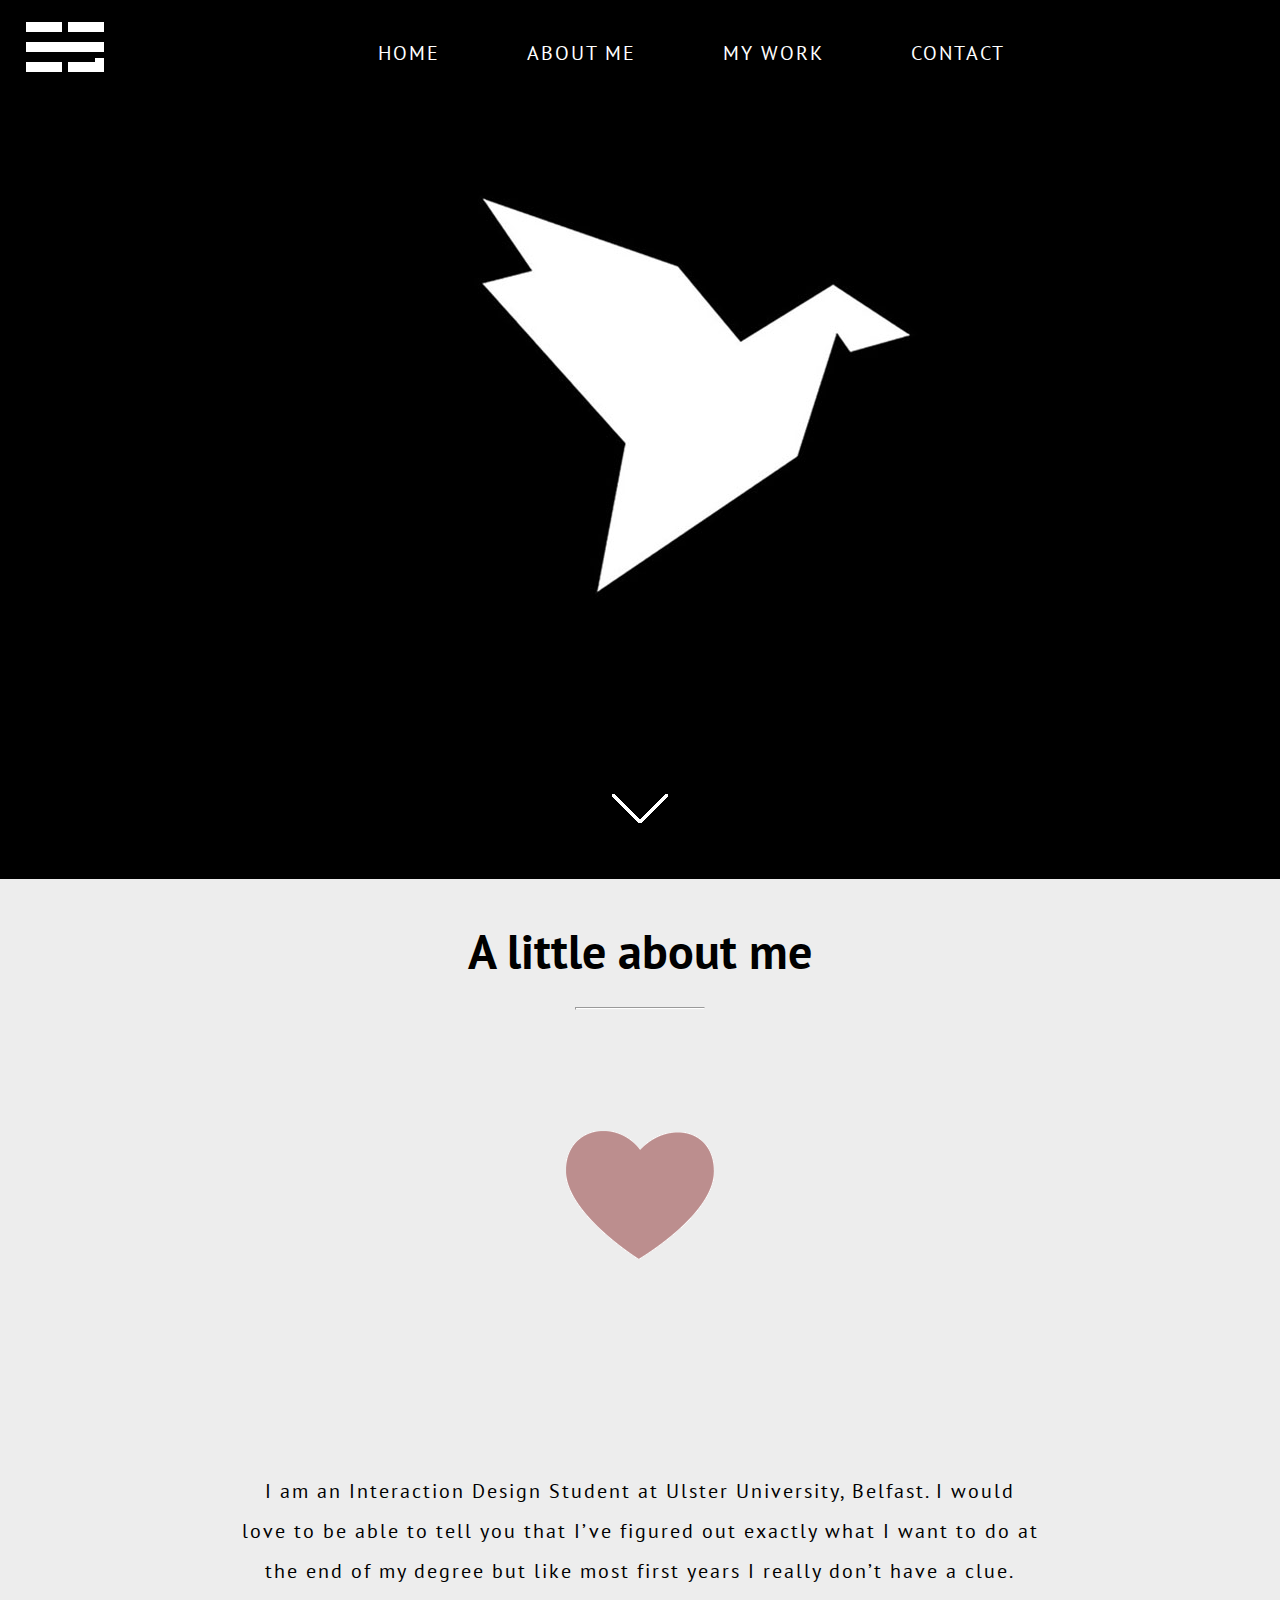
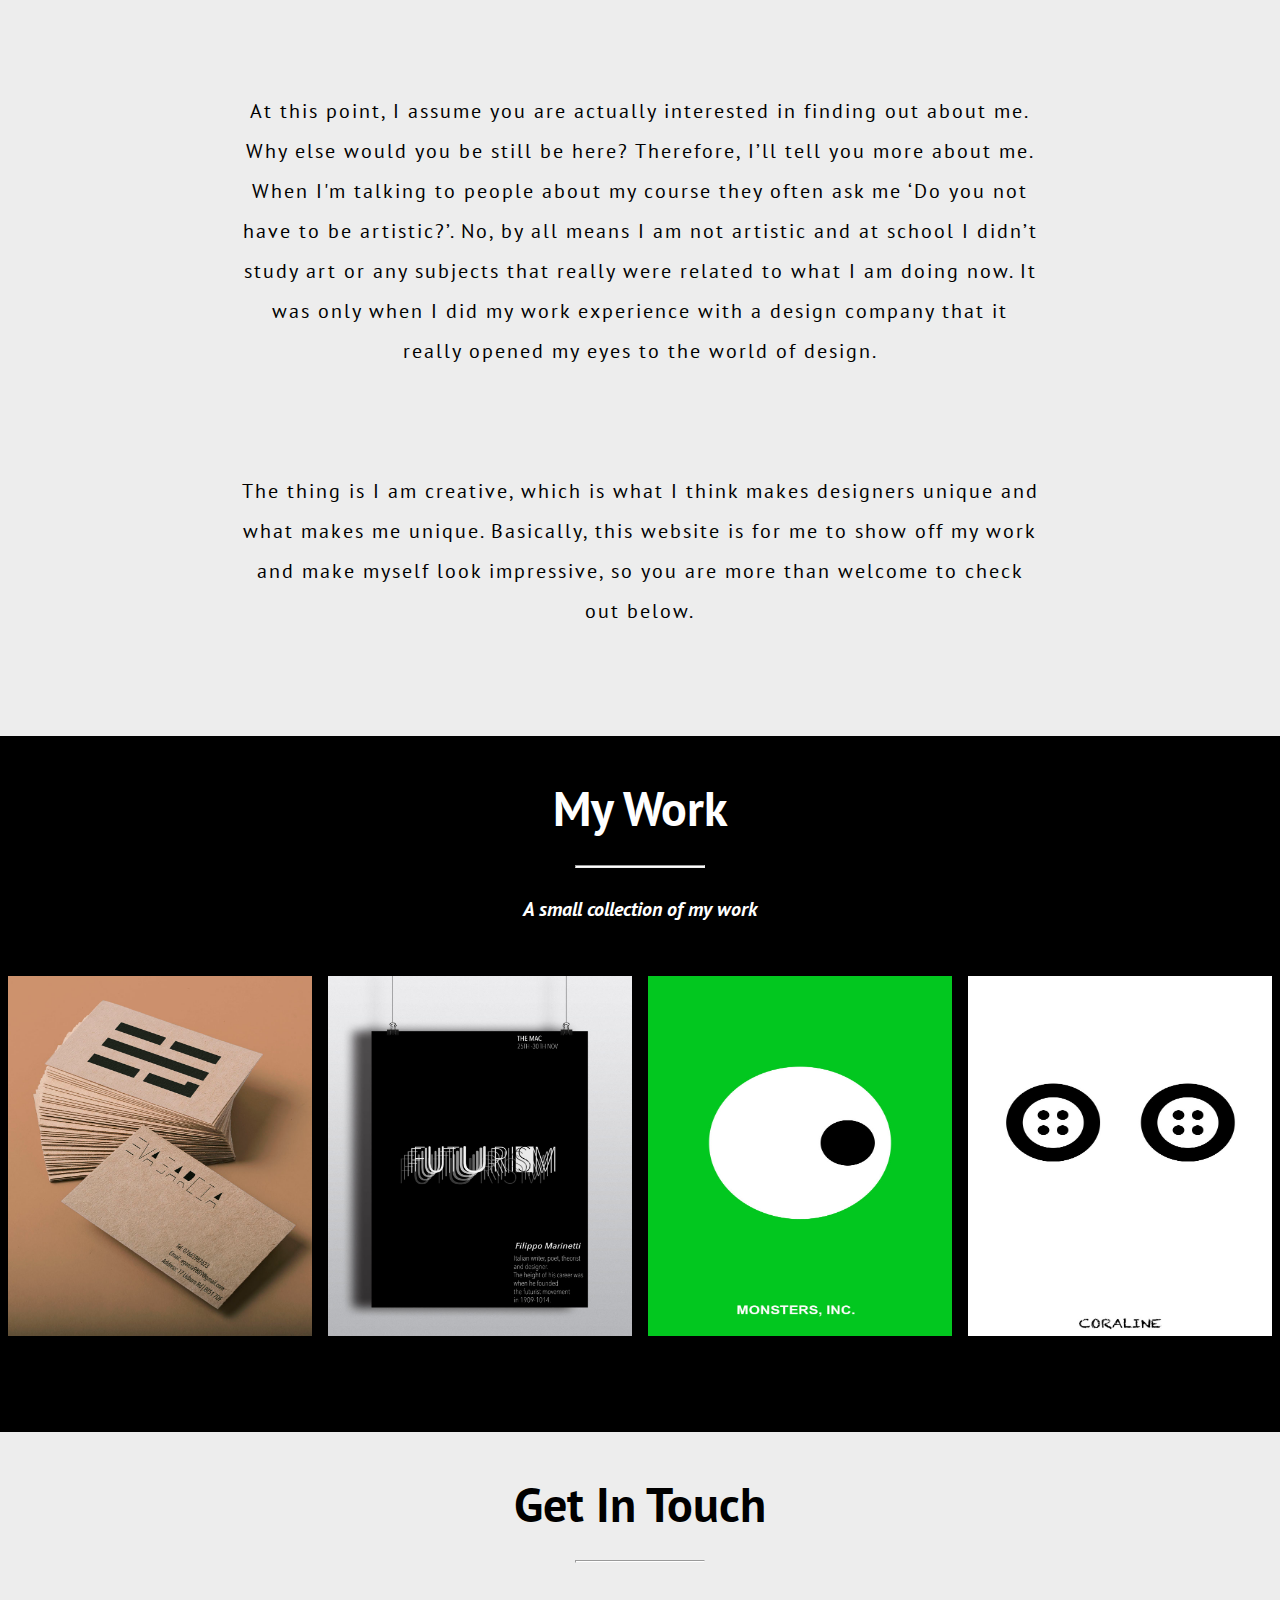
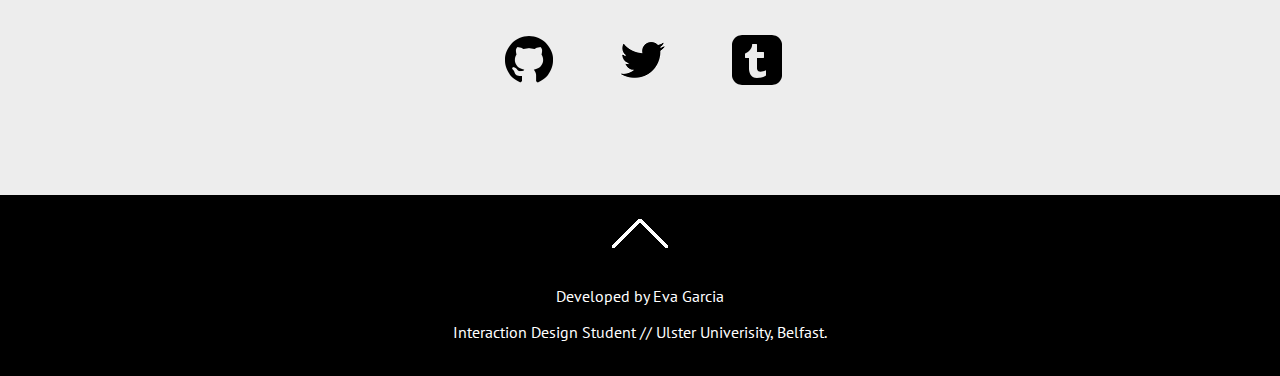
<file: index.html>
<html>
<head>
    <meta charset="utf-8" />
    <title>Eva Garcia</title>
    <link href='css/stylesheet.css'
    type='text/css' rel='stylesheet'/>
<link href="https://fonts.googleapis.com/css?family=PT+Sans" rel="stylesheet">
    </head>
    <body>
<header>
    
<div class="nav"> 
    <a href="index.html"><img id="home" class="monogram" src="images/Monogram2-01.png"></a>
<nav>
  <ul>
    <li><a href="#home">Home</a></li>
    <li><a href="#about-me">About Me</a></li>
    <li><a href="#portfolio">My Work</a></li>
    <li><a href="#contact">Contact</a></li>
  </ul>
</nav>  
</header>
</div>
<article id="up">
<div class="home">
<img  class="visualmark" src="images/visualmarkwebsite.jpg">
    <a href="#down" class:"anchor"><img id="down" class="arrow" src="images/arrow.gif"></a>
</div>
        
         <div class="about">
             <article id="down">
    <h1 id="about-me">A little about me</h1>
            <hr>
                 <img class="heart" src="images/heart.png">
    <p> I am an Interaction Design Student at Ulster University, Belfast. I would love to be able to tell you that I’ve figured out exactly what I want to do at the end of my degree but like most first years I really don’t have a clue.
    <p>At this point, I assume you are actually interested in finding out about me. Why else would you be still be here? Therefore, I’ll tell you more about me. When I'm talking to people about my course they often ask me ‘Do you not have to be artistic?’. No, by all means I am not artistic and at school I didn’t study art or any subjects that really were related to what I am doing now. It was only when I did my work experience with a design company that it really opened my eyes to the world of design. </p>
         <p> The thing is I am creative, which is what I think makes designers unique and what makes me unique. Basically, this website is for me to show off my work and make myself look impressive, so you are more than welcome to check out below. </p>
</div>
        
<div class="portfolio">
    <h1 id="portfolio"> My Work </h1>
    <hr>
    <h2><i>A small collection of my work</i> </h2>
    
   <ul id="rig">
    <li>
        <a class="rig-cell" href="monogramandworkmark.html">
            <img class="rig-img" src="images/Business%20Card%2001.jpg">
            <span class="rig-overlay"></span>
            <span class="rig-text">Monogram and Word Mark</span>
        </a>
    </li>
    <li>
        <a class="rig-cell" href="futurism.html">
            <img class="rig-img" src="images/design-history-poster-mockup.jpg">
            <span class="rig-overlay"></span>
            <span class="rig-text">Futurism History Poster</span>
        </a>
    </li>
    <li>
        <a class="rig-cell" href="monsterinc.html">
            <img class="rig-img" src="images/monstersincmovieposter.jpg">
            <span class="rig-overlay"></span>
            <span class="rig-text">Monster Inc Poster</span>
        </a>
    </li>
       <li>
        <a class="rig-cell" href="corolinemovieposter.html">
            <img class="rig-img" src="images/Coralinemovieposter.jpg">
            <span class="rig-overlay"></span>
            <span class="rig-text">Coraline Movie Poster</span>
        </a>
 </li>  
</ul>
</div> 
             <div class="contact"> 
             <h1 id="contact"> Get In Touch </h1>
                 <hr>
                 <section class="icons">
    <a href="https://github.com/EvaMariaGarcia"><img src="images/GitHub%20Filled-50.png"></a>
    <a href="https://twitter.com/EvaMariaGarcia_"><img src="images/twittericon.png"></a>
    <a href="http://evamariagarcia-blog.tumblr.com"><img src="images/Tumblr%20Filled-50.png"></a>
    </section>
             </div>
        
<footer>
    <a href="#up" class:"anchor"><img id="down" class="arrow" src="images/arrow2.gif"></a> 
<article>
Developed by Eva Garcia
                </article>
                
                <article>
                Interaction Design Student // Ulster Univerisity, Belfast. 
                    </article>
</footer>
      
    </body>
    
</html>
</file>
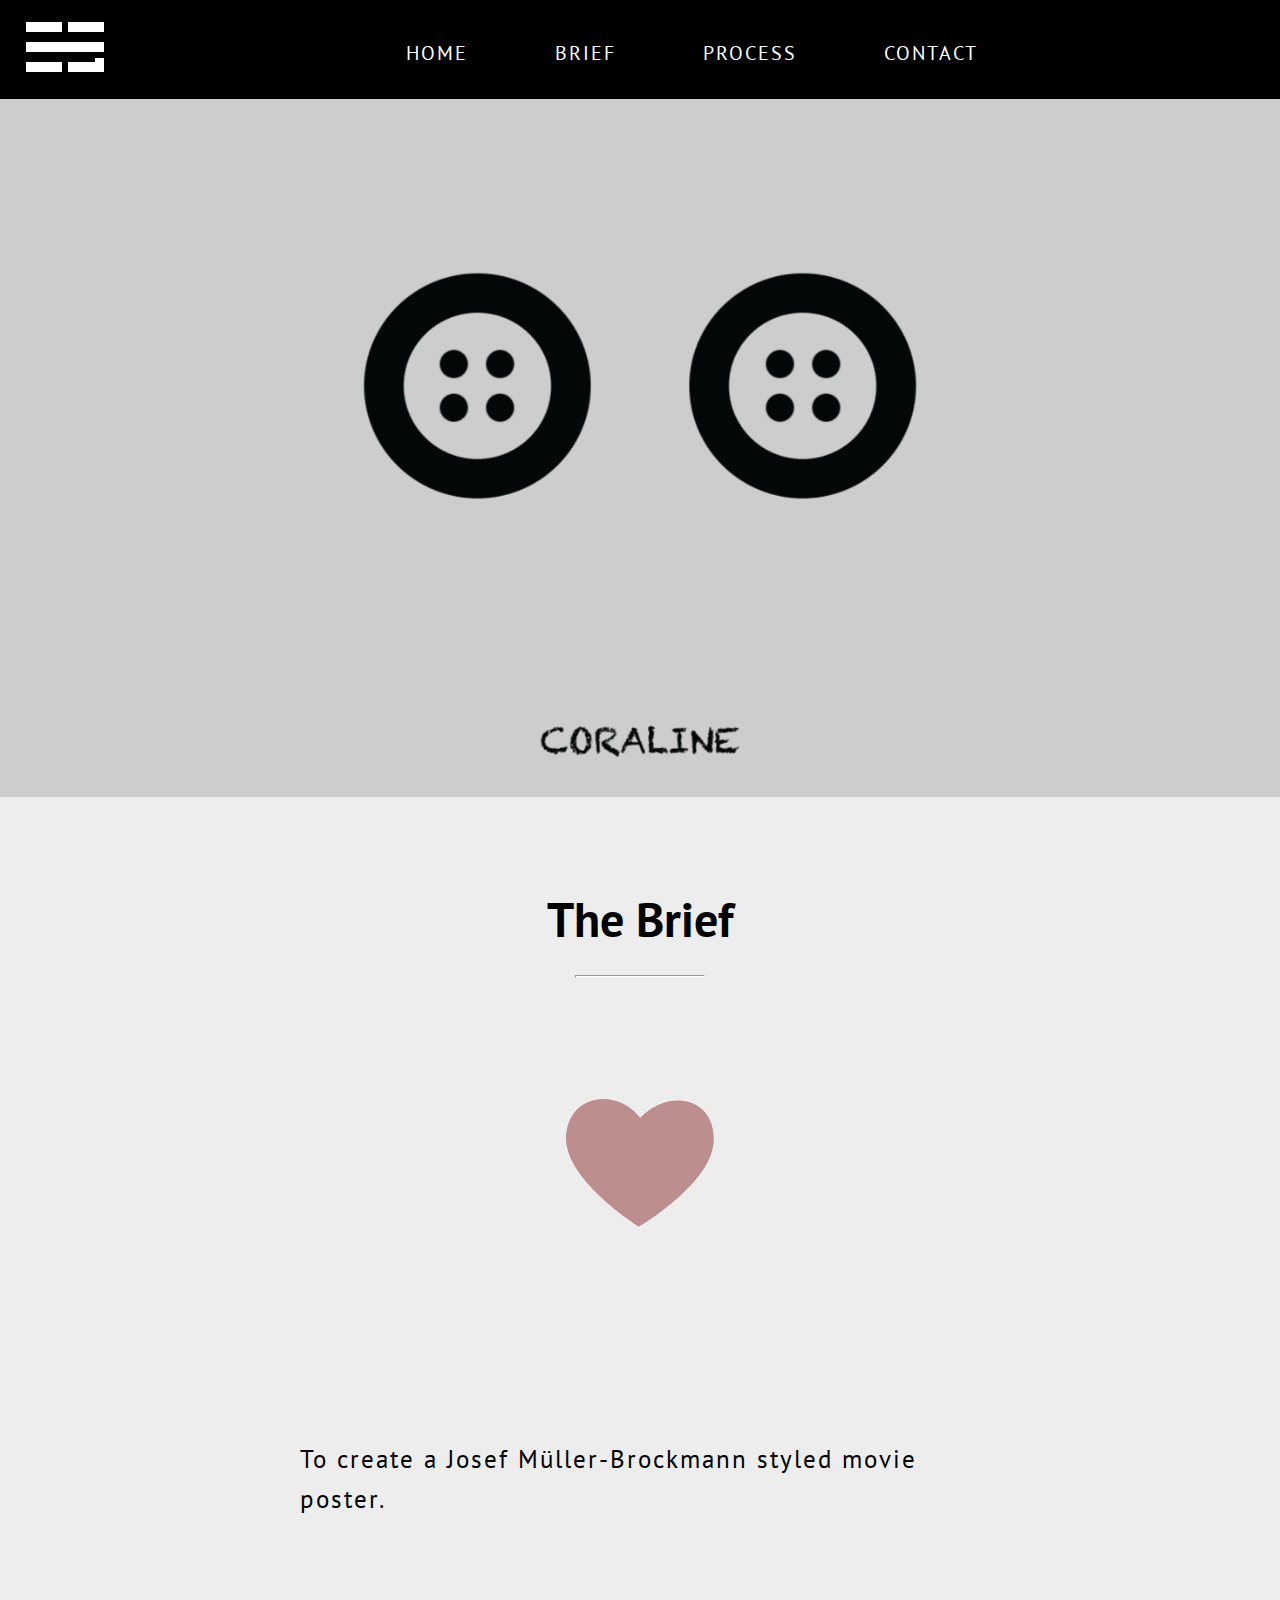
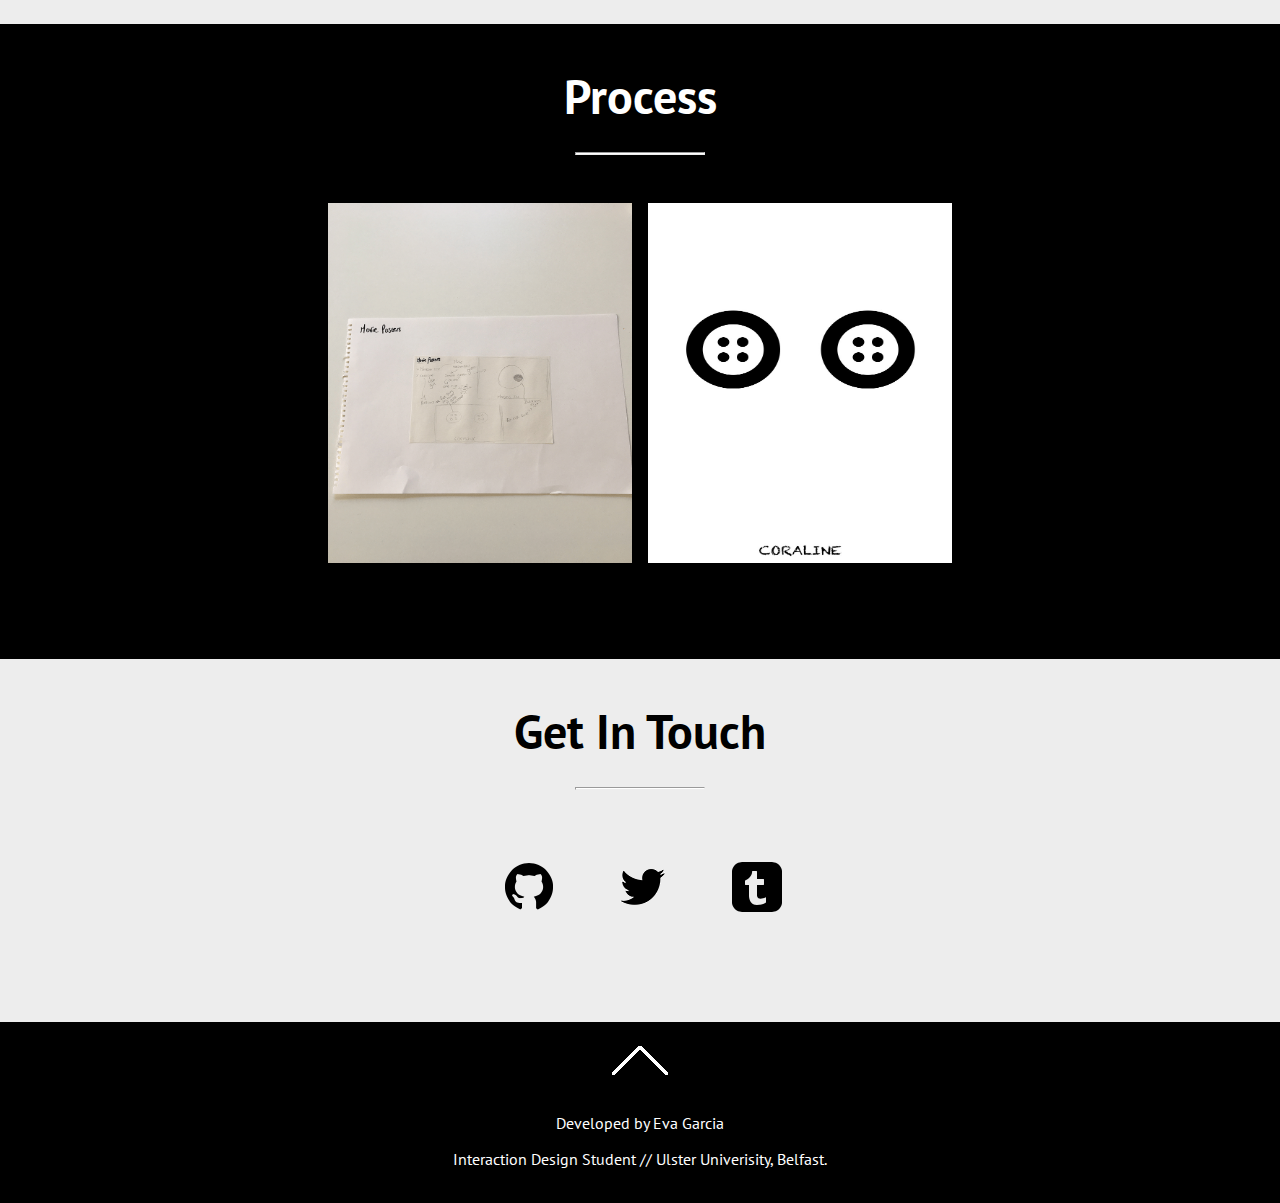
<file: corolinemovieposter.html>
<html>
<head>
    <meta charset="utf-8" />
    <title>Eva Garcia</title>
    <link href='css/stylesheet1.css'
    type='text/css' rel='stylesheet'/>
<link href="https://fonts.googleapis.com/css?family=PT+Sans" rel="stylesheet">
    </head>
    <body>
<header> 
<div class="nav"> 
    <a href="index.html"><img id="home" class="monogram" src="images/Monogram2-01.png"></a>
    <article id="up">
<nav>
  <ul>
    <li><a href="index.html">Home</a></li>
    <li><a href="#brief">Brief</a></li>
    <li><a href="#process">Process</a></li>
    <li><a href="#contact">Contact</a></li>
  </ul>
</nav>  
</header>
    <img class="businesscard" src="images/coralineposter.png">
</div>
    
        
         <div class="brief">
    <h1 id="brief">The Brief</h1>
            <hr>
                 <img class="heart" src="images/heart.png">
             <p>To create a Josef Müller-Brockmann styled movie poster. </p>
</div>
        
<div class="process">
    <h1 id="process">Process</h1>
    <hr>
    
   <ul id="rig">
    <li>
            <img class="rig-img" src="images/moviepostersketches.png">
        </a>
    </li>
        <li>
            <img class="rig-img" src="images/Coralinemovieposter.jpg">
        </a>
 </li> 
 
</ul>
</div> 
             <div class="contact"> 
             <h1 id="contact"> Get In Touch </h1>
                 <hr>
                 <section class="icons">
    <a href="https://github.com/EvaMariaGarcia"><img src="images/GitHub%20Filled-50.png"></a>
     <a href="https://twitter.com/EvaMariaGarcia_"><img src="images/twittericon.png"></a>
    <a href="http://evamariagarcia-blog.tumblr.com"><img src="images/Tumblr%20Filled-50.png"></a>
    </section>
             </div>
        
<footer>
    <a href="#up" class:"anchor"><img id="down" class="arrow" src="images/arrow2.gif"></a> 
<article>
Developed by Eva Garcia
                </article>
                
                <article>
                Interaction Design Student // Ulster Univerisity, Belfast. 
                    </article>
</footer>
      
    </body>
    
</html>
</file>
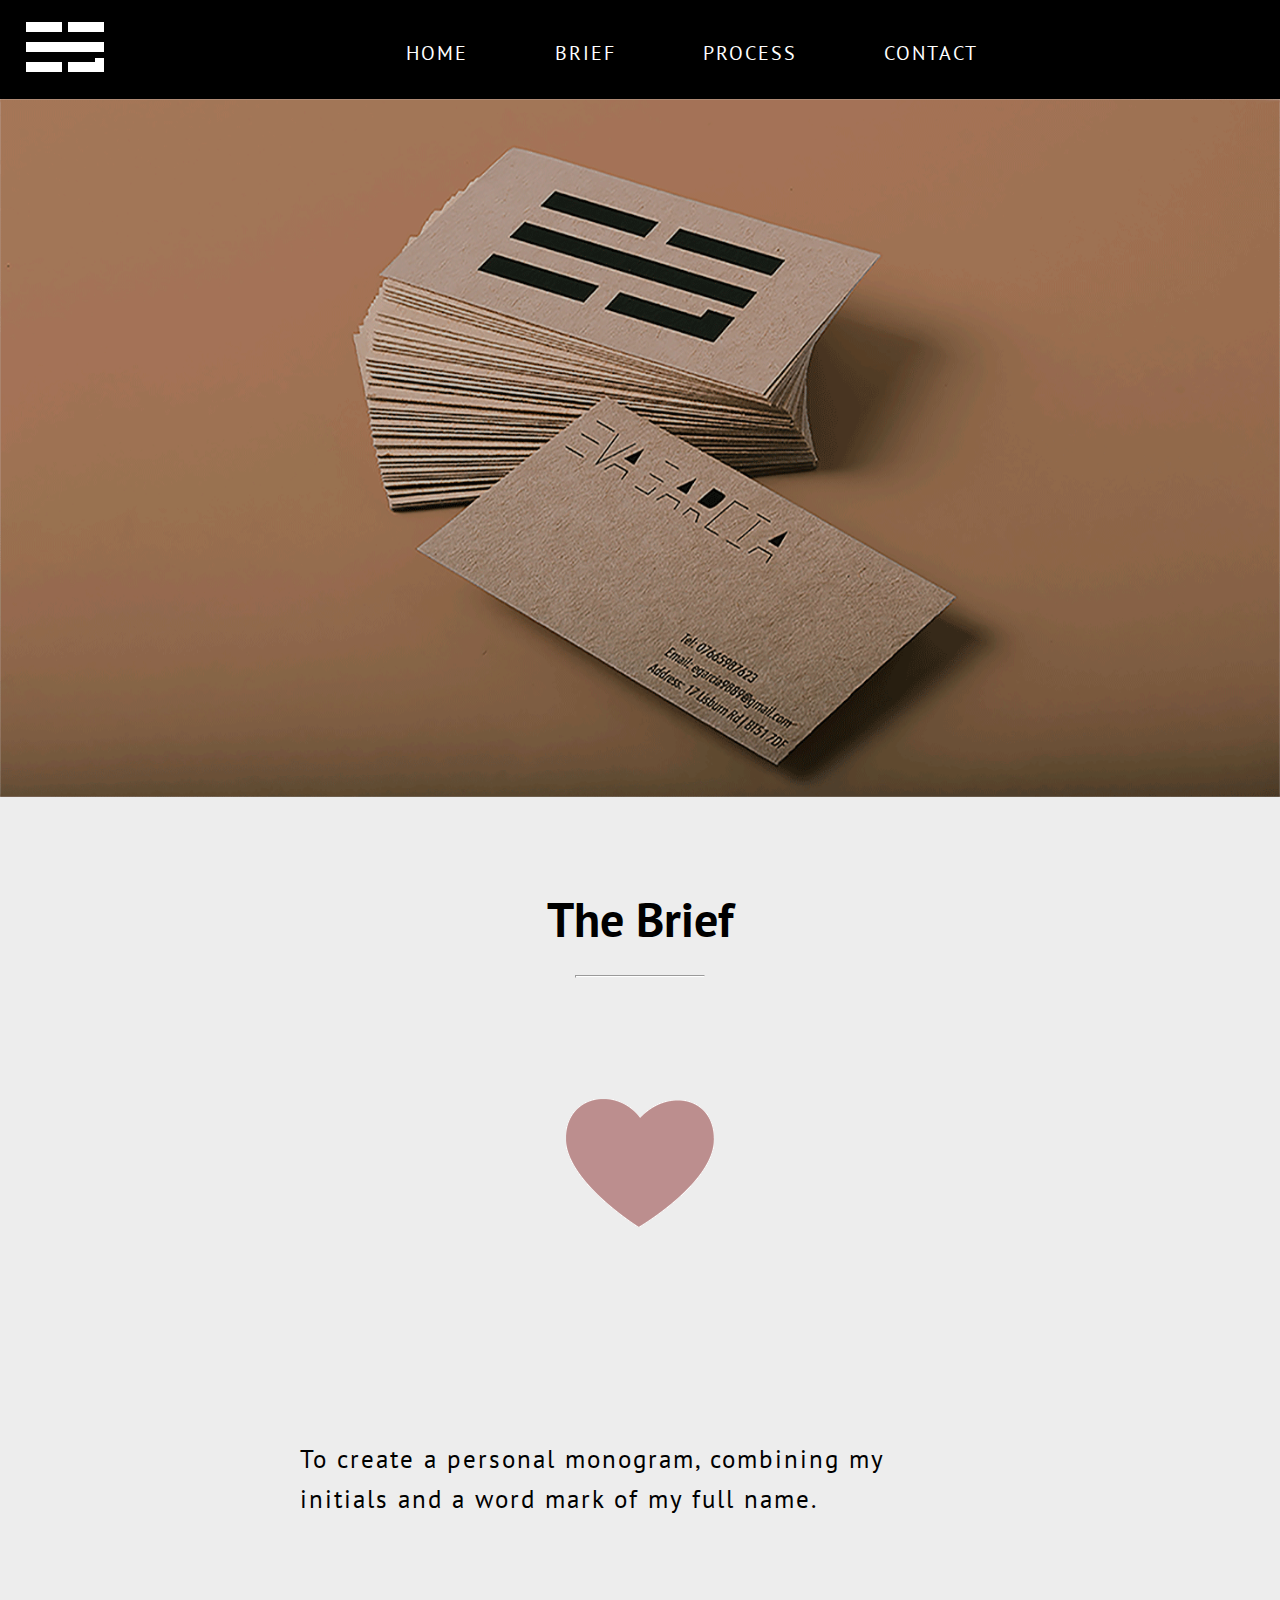
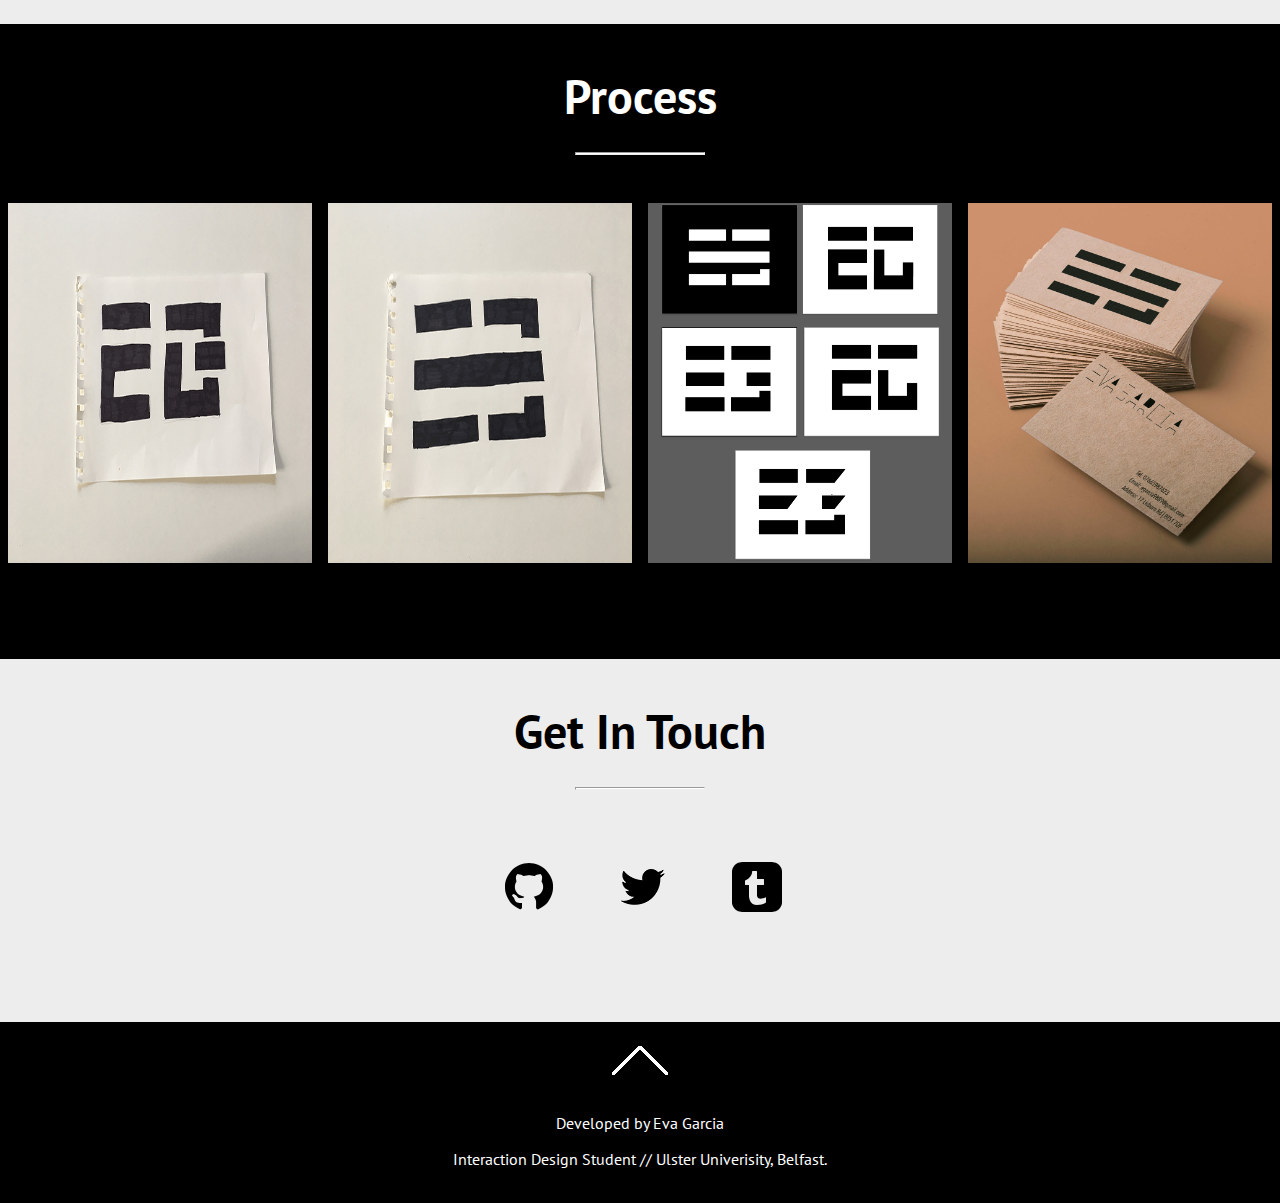
<file: monogramandworkmark.html>
<html>
<head>
    <meta charset="utf-8" />
    <title>Eva Garcia</title>
    <link href='css/stylesheet1.css'
    type='text/css' rel='stylesheet'/>
<link href="https://fonts.googleapis.com/css?family=PT+Sans" rel="stylesheet">
    </head>
    <body>
<header> 
<div class="nav"> 
    <a href="index.html"><img id="home" class="monogram" src="images/Monogram2-01.png"></a>
    <article id="up">
<nav>
  <ul>
    <li><a href="index.html">Home</a></li>
    <li><a href="#brief">Brief</a></li>
    <li><a href="#process">Process</a></li>
    <li><a href="#contact">Contact</a></li>
  </ul>
</nav>  
</header>
    <img class="businesscard" src="images/Business-Card-01.png">
</div>
    
        
         <div class="brief">
    <h1 id="brief">The Brief</h1>
            <hr>
                 <img class="heart" src="images/heart.png">
             <p> To create a personal monogram, combining my initials and a word mark of my full name. </p>
</div>
        
<div class="process">
    <h1 id="process">Process</h1>
    <hr>
    
   <ul id="rig">
    <li>
            <img class="rig-img" src="images/monogramsketch1.png">
        </a>
    </li>
    <li>
            <img class="rig-img" src="images/monogramsketch2.png">
        </a>
    </li>
    <li>
            <img class="rig-img" src="images/monogramsketch3.png">
        </a>
    </li>
        <li>
            <img class="rig-img" src="images/Business%20Card%2001.jpg">
        </a>
 </li> 
 
</ul>
</div> 
             <div class="contact"> 
             <h1 id="contact"> Get In Touch </h1>
                 <hr>
                 <section class="icons">
    <a href="https://github.com/EvaMariaGarcia"><img src="images/GitHub%20Filled-50.png"></a>
    <a href="https://twitter.com/EvaMariaGarcia_"><img src="images/twittericon.png"></a>
    <a href="http://evamariagarcia-blog.tumblr.com"><img src="images/Tumblr%20Filled-50.png"></a>
    </section>
             </div>
        
<footer>
    <a href="#up" class:"anchor"><img id="down" class="arrow" src="images/arrow2.gif"></a> 
<article>
Developed by Eva Garcia
                </article>
                
                <article>
                Interaction Design Student // Ulster Univerisity, Belfast. 
                    </article>
</footer>
      
    </body>
    
</html>
</file>
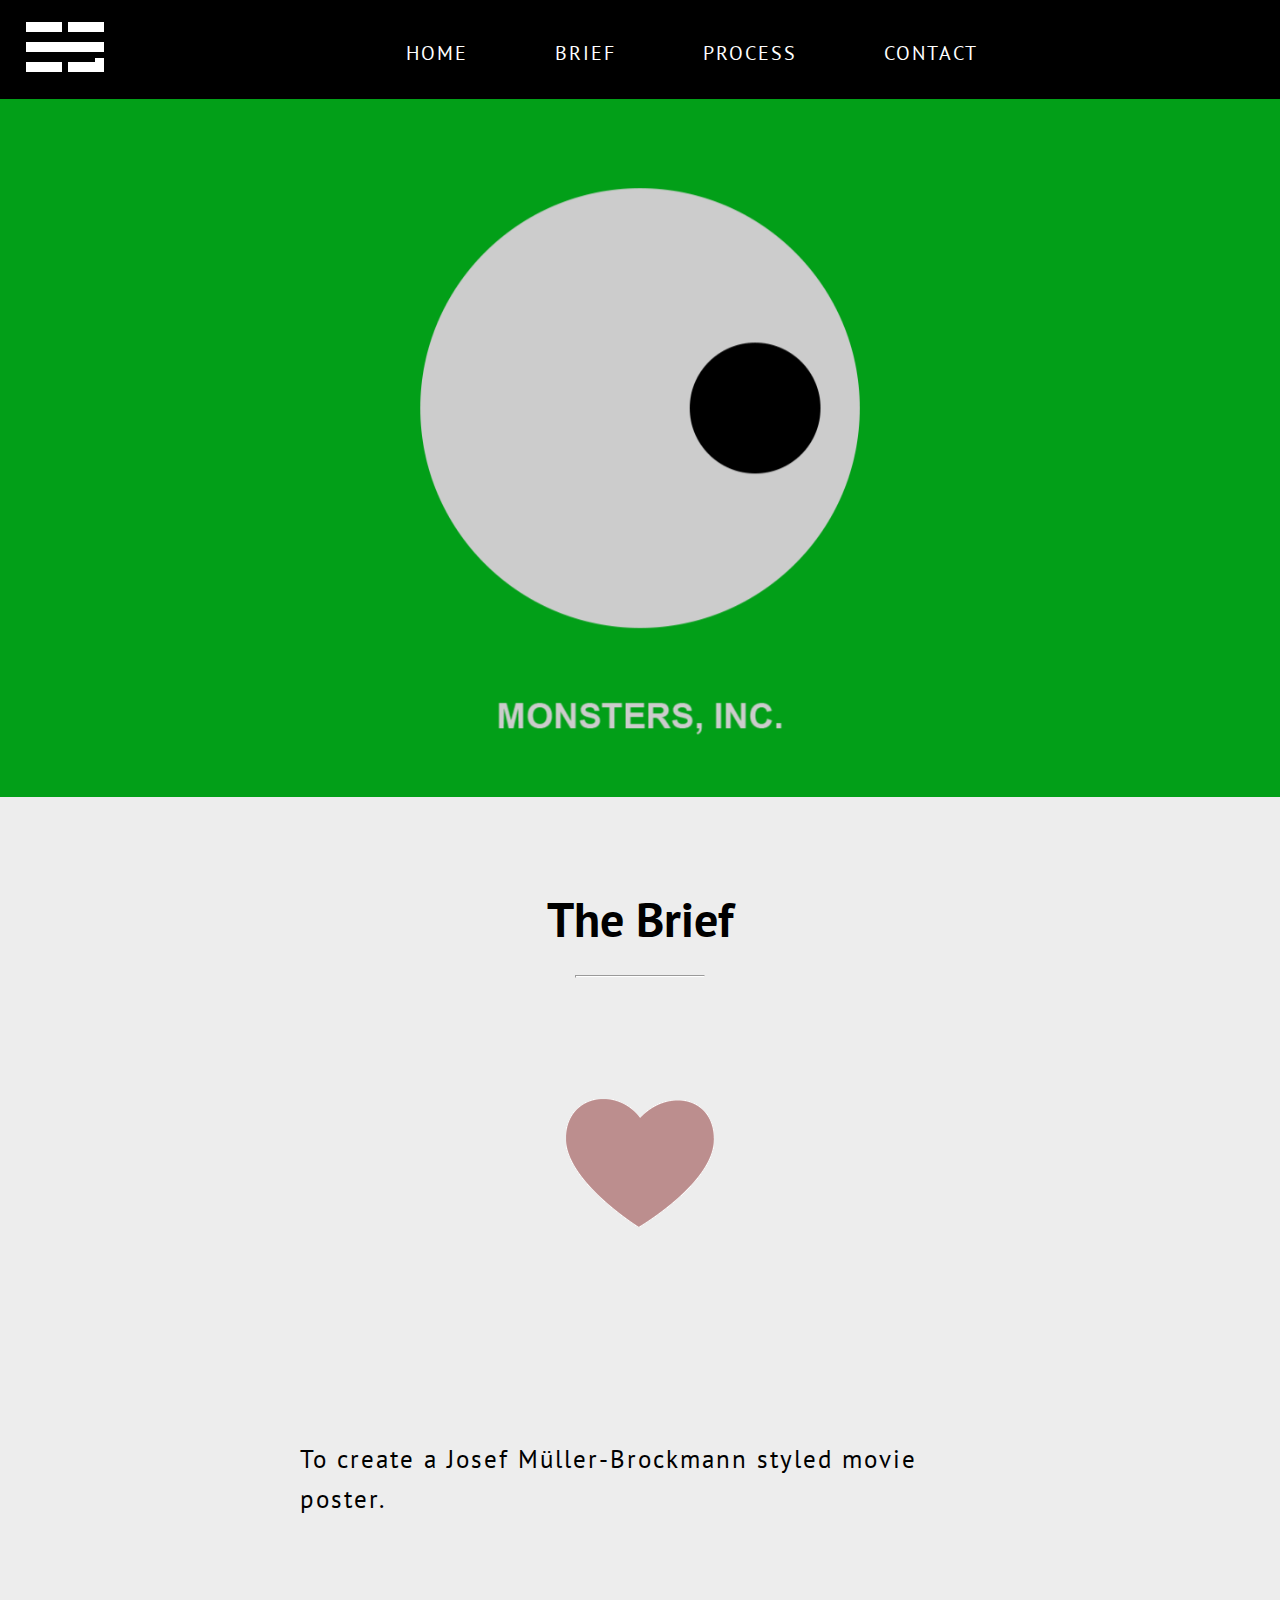
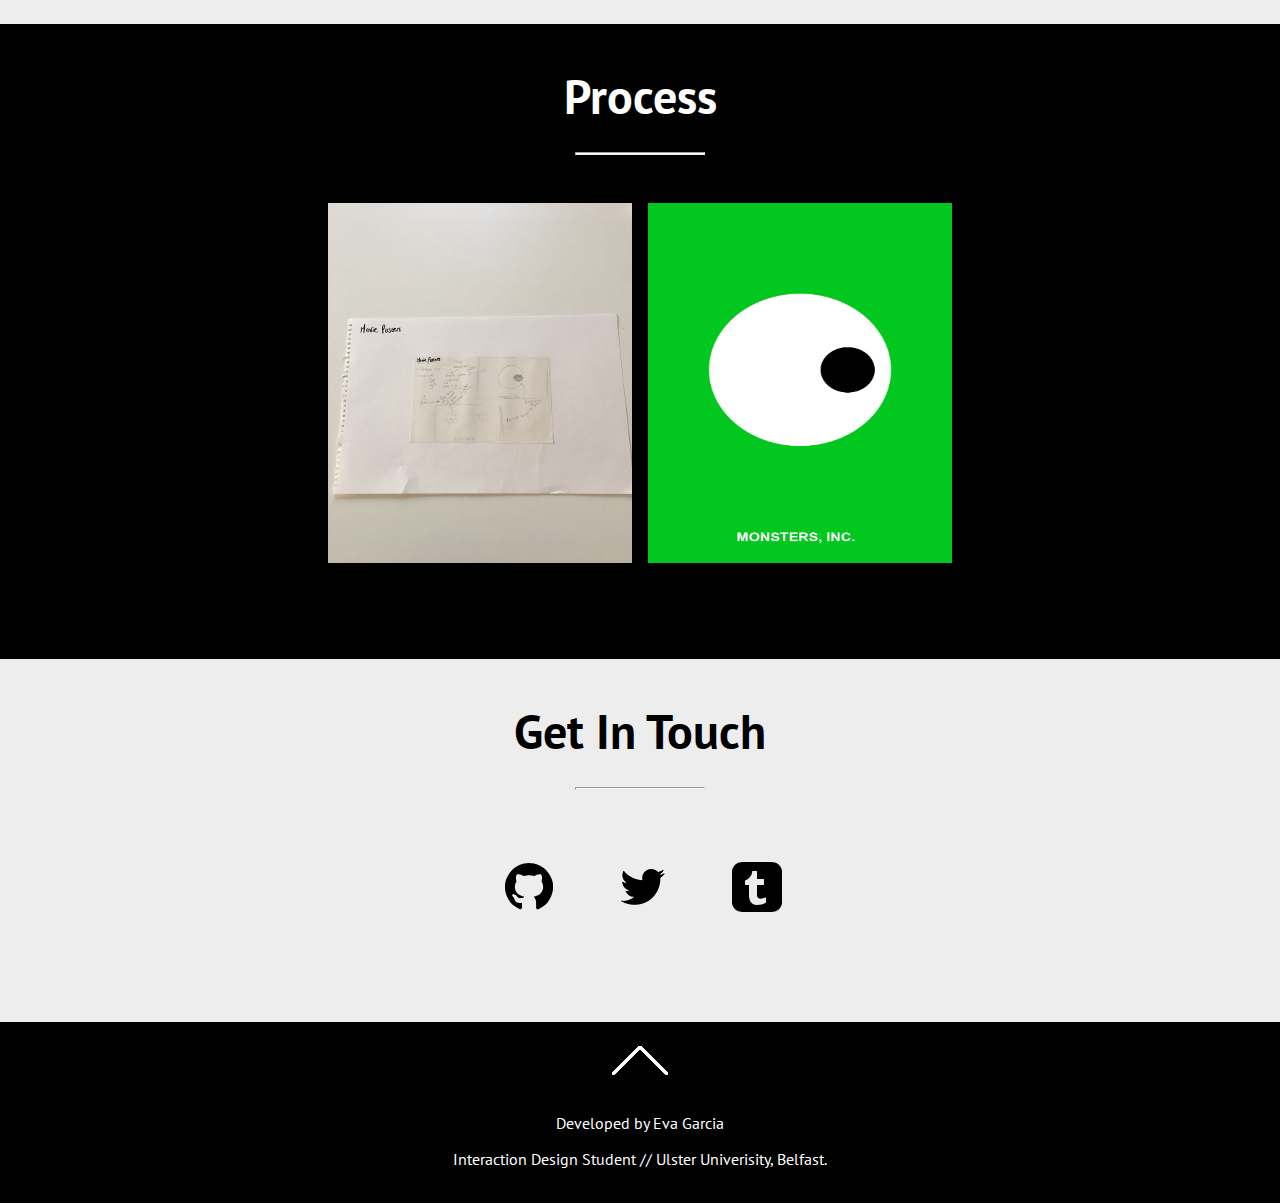
<file: monsterinc.html>
<html>
<head>
    <meta charset="utf-8" />
    <title>Eva Garcia</title>
    <link href='css/stylesheet1.css'
    type='text/css' rel='stylesheet'/>
<link href="https://fonts.googleapis.com/css?family=PT+Sans" rel="stylesheet">
    </head>
    <body>
<header> 
<div class="nav"> 
   <a href="index.html"><img id="home" class="monogram" src="images/Monogram2-01.png"></a>
    <article id="up">
<nav>
  <ul>
    <li><a href="index.html">Home</a></li>
    <li><a href="#brief">Brief</a></li>
    <li><a href="#process">Process</a></li>
    <li><a href="#contact">Contact</a></li>
  </ul>
</nav>  
</header>
    <img class="businesscard" src="images/monsterinc.png">
</div>
    
        
         <div class="brief">
    <h1 id="brief">The Brief</h1>
            <hr>
                 <img class="heart" src="images/heart.png">
             <p> To create a Josef Müller-Brockmann styled movie poster. </p>
</div>
        
<div class="process">
    <h1 id="process">Process</h1>
    <hr>
    
   <ul id="rig">
    <li>
            <img class="rig-img" src="images/moviepostersketches.png">
        </a>
    </li>
        <li>
            <img class="rig-img" src="images/monstersincmovieposter.jpg">
        </a>
 </li> 
 
</ul>
</div> 
             <div class="contact"> 
             <h1 id="contact"> Get In Touch </h1>
                 <hr>
                 <section class="icons">
    <a href="https://github.com/EvaMariaGarcia"><img src="images/GitHub%20Filled-50.png"></a>
     <a href="https://twitter.com/EvaMariaGarcia_"><img src="images/twittericon.png"></a>
    <a href="http://evamariagarcia-blog.tumblr.com"><img src="images/Tumblr%20Filled-50.png"></a>
    </section>
             </div>
        
<footer>
    <a href="#up" class:"anchor"><img id="down" class="arrow" src="images/arrow2.gif"></a> 
<article>
Developed by Eva Garcia
                </article>
                
                <article>
                Interaction Design Student // Ulster Univerisity, Belfast. 
                    </article>
</footer>
      
    </body>
    
</html>
</file>
<file: css/stylesheet.css>
/* -- CSS RESET -- */
*{ padding: 0;
  margin; 0;
  font-size; 100%;
  line-height: 1em;
}
body {
width: 100%;
max-width: 100%;
font-family: 'PT Sans', sans-serif;
  margin: auto;
  color: black;
line-height: 1.8em;
}
/*--Navigation--*/ 
nav {padding: 1.7em;
margin-bottom: 2em;
background-color: black;
}
nav ul {text-align: center;
  text-transform: uppercase;
  letter-spacing: 3px;
}
nav ul li {
  display: inline;
  margin: 40px;
}
nav a:hover {border-bottom: none;}

nav monogram {float: left;}

/*--Links--*/
a {color: white;
text-decoration: none; }

nav a:hover {color: white;
border-bottom: 1px dotted;
background: #B2C4AB;
padding: 10px 10px 10px 10px;
}

/*--Headings--*/
h1 {font-size: 3em;
    text-align: center;}

h2 {font-size: 20px;
    text-align: center; 
}
h3 {font-size: 3em;
    text-align: center;
    color: white;
}
h4 {font-size: 2em;
    text-align: left;
    margin: 40px;}

/*--Paragraph--*/
p, li {margin: 100px;
line-height: 30px;
font-size: 20px;
letter-spacing: 2px;}

p {font-size: 20px;
    margin-left: 12em;
    margin-right: 12em;
line-height: 40px;
letter-spacing: 2px;
 }

hr {width: 10%;
    height: 1px;
background-color: white;
color: white;}

/* --Divs-- */
.nav {background-color: black;
height: 70px;
 width: 100%;}

.home {background-color: black;
padding-bottom: 1em;}

.about h1 {color: black;}
.about {background-color:#ededed;
        color: black;
padding-top: 1em;
padding-bottom: 5px;}

.portfolio h1 {color: white;}
.portfolio h2 {color: white;
padding-top: 15px;}
.portfolio {background-color:black;
    padding-top: 1em;
    padding-bottom: 6em;}

.contact {background-color: #ededed;
    padding-top: 1em;
    padding-bottom: 10em;}

.businesscard {background-color: black;}


/*--Images--*/
img { display: block;
margin: auto;
    padding-top: -2em;
    max-width: 100%;}

.monogram {padding-top: -5em;
    float: left;}

.visualmark {float: center;
padding-bottom: 50px;}

.me {border-radius: 50%;
}

.arrow {padding-top: 1em;
padding-bottom: 2em;}

.businesscard {float: center;
padding-bottom: 50px;}

/*--Heart Image CSS Transition--*/ 

body { 
  text-align: center;
}

.heart:hover{
	font-size: 150px;
	color: #e00;
	animation: beat .25s infinite alternate;
    transform-origin: center;}

/* Heart beat animation */
@keyframes beat{
	to { transform: scale(1.4); }
}

/*--Image Grid--*/ 
#rig {
    max-width:100%;
    margin: auto;
    font-size:0; 
    list-style:none;
    background-color: black;
    padding-bottom: 2em;
}
#rig li {
    display: inline-block;
    *display:inline;
    width: 95%;
    vertical-align:middle;
    box-sizing:border-box;
    margin:0;
    padding:0;
}
        
/* Wrapper for each item */
.rig-cell {
    width: 100%;
    display:block;
    position: relative;
    overflow:hidden;
}
        
/* Image layer */
.rig-img {
    display:block;
    width: 95%;
    height: 18em;
    border:none;
    transform:scale(1);
    transition:all 1s;
    padding-top: 2em;
}

#rig li:hover .rig-img {
    transform:scale(1.05);
}
        
/* Overlay layer */
.rig-overlay {
    position: absolute;
    display:block;
    top: 1.2em;
    left: 0;
    bottom:0;
    right: 0;
    margin: auto;
    background: #3F3F3F no-repeat center 20%;
    background-size:50px 50px;
    opacity:0;
    filter:alpha(opacity=0);
    transition:all 0.6s;
}
#rig li:hover .rig-overlay {
    opacity:0.8;
}

/* Captions */
.rig-text {
    display:block;
    padding:0 30px;
    box-sizing:border-box;
    position:absolute;
    left:0;
    width:95%;
    text-align:center;
    text-transform:capitalize;
    font-size:18px;
    font-weight:bold;
    font-family: 'Josefin Sans', sans-serif;
    font-weight:normal!important;
    top:50%;
    color: white;
    opacity:0;
    filter:alpha(opacity=0);
    transform:translateY(-20px);
    transition:all .3s;
}
#rig li:hover .rig-text {
    transform:translateY(0px);
    opacity:0.9;
}

@media (max-width: 8000px) {
    #rig li {
        width:25%;
    }
}
@media (max-width: 700px) {
    #rig li {
        width:33.33%;
    }
}

@media (max-width: 550px) {
    #rig li {
        width:50%;
    }
}

/*--Icons--*/
.icons { 

margin: 0 auto;
    padding-top: 4em;
    width: 25em;

}

.icons:hover img{
    opacity: .6;
    transform: scale(.90);
}

.icons img:hover{ opacity: 1;
transform: scale(1.1);
}

.icons img {float: left; 
    transition: all .2s ease-in-out;
margin-left: 4em;
}

/*--Footer--*/ 
footer {width: 100%; 
background-color: black; 
color: white;
text-align: center;
padding-bottom: 1em;}

footer article { padding-bottom: 20px;}

/*--tablet--*/
@media (max-width: 1000px) {
    
    
    
  body{
/*    background-color: #8080ff;*/
    width: 100%;
    
    }

    article p {
        margin-left: 6em;
        margin-right: 6em;
    }
    
  /*--smartphone--*/
  @media (max-width: 500px) {
    article p {
        margin-left: 1em;
        margin-right: 1em;
    }
      nav ul {text-align: center;
  text-transform: uppercase;
  letter-spacing: 10px;
}
nav ul li {
  display: inline;
  margin: 3px;

  }
  }
</file>
<file: css/stylesheet1.css>
/* -- CSS RESET -- */
*{ padding: 0;
  margin; 0;
  font-size; 100%;
  line-height: 1em;
}
body {
width: 100%;
max-width: 100%;
font-family: 'PT Sans', sans-serif;
  margin: auto;
  color: black;
line-height: 1.8em;
}
/*--Navigation--*/ 
nav {padding: 1.7em;
margin-bottom: 2em;
background-color: black;
}
nav ul {text-align: center;
  text-transform: uppercase;
  letter-spacing: 3px;
}
nav ul li {
  display: inline;
  margin: 40px;
}
nav a:hover {border-bottom: none;}

nav monogram {float: left;}

/*--Links--*/
a {color: white;
text-decoration: none;}

nav a:hover {color: white;
border-bottom: 1px dotted;
background: #B2C4AB;
padding: 10px 10px 10px 10px;
}

/*--Headings--*/
h1 {font-size: 3em;
    text-align: center;}

h2 {font-size: 20px;
    text-align: center; 
}
h3 {font-size: 3em;
    text-align: center;
    color: white;
}
h4 {font-size: 2em;
    text-align: left;
    margin: 40px;}

/*--Paragraph--*/
p, li {margin: 100px;
line-height: 30px;
font-size: 20px;
letter-spacing: 2px;}

p {font-size: 25px;
    margin-left: 12em;
    margin-right: 12em;
line-height: 40px;
letter-spacing: 2px;
 }

hr {width: 10%;
    height: 1px;
background-color: white;
color: white;}

/* --Divs-- */
.nav {background-color: black;
height: 70px;
 width: 100%;}

.businesscard {background: #ededed;}

.brief h1 {color: black;}
.brief {background-color:#ededed;
        color: black;
padding-top: 1em;
padding-bottom: 5px;}

.process h1 {color: white;}
.process h2 {color: white;
padding-top: 15px;}
.process {background-color:black;
    padding-top: 1em;
    padding-bottom: 6em;}

.contact {background-color: #ededed;
    padding-top: 1em;
    padding-bottom: 10em;}

/*--Images--*/
img { display: block;
margin: auto;
    max-width: 100%;}

.monogram {padding-top: -5em;
    float: left;}

.businesscard {float: center;
padding-bottom: 50px;}

.me {border-radius: 50%;}
.arrow {padding-top: 1em;
padding-bottom: 2em;}

.businesscard {float: center;
padding-bottom: 50px;}


/*--Heart Image CSS Transition--*/ 

.heart:hover{
	animation: beat .25s infinite alternate;
    transform-origin: center;}

@keyframes beat{
	to { transform: scale(1.3); }
}

/*--Image Grid--*/ 
#rig {
    max-width:100%;
    margin: auto;
    font-size:0; 
    list-style:none;
    background-color: black;
    padding-bottom: 2em;
    text-align: center;
}
#rig li {
    display: inline-block;
    *display:inline;
    width: 95%;
    vertical-align:middle;
    box-sizing:border-box;
    margin:0;
    padding:0;
}
        
/* Wrapper for each item */
.rig-cell {
    width: 100%;
    display:block;
    position: relative;
    overflow:hidden;
}
        
/* Image layer */
.rig-img {
    display:block;
    width: 95%;
    height: 18em;
    border:none;
    transform:scale(1);
    transition:all 1s;
    padding-top: 2em;
}

#rig li:hover .rig-img {
    transform:scale(1.05);
}
        
#rig li:hover .rig-overlay {
    opacity:0.8;
}

#rig li:hover .rig-text {
    transform:translateY(0px);
    opacity:0.9;
}

@media (max-width: 8000px) {
    #rig li {
        width:25%;
    }
}
@media (max-width: 700px) {
    #rig li {
        width:33.33%;
    }
}

@media (max-width: 550px) {
    #rig li {
        width:50%;
    }
}

/*--Icons--*/
.icons { 

margin: 0 auto;
    padding-top: 4em;
    width: 25em;

}

.icons:hover img{
    opacity: .6;
    transform: scale(.90);
}

.icons img:hover{ opacity: 1;
transform: scale(1.1);
}

.icons img {float: left; 
    transition: all .2s ease-in-out;
margin-left: 4em;
}

/*--Footer--*/ 
footer {width: 100%; 
background-color: black; 
color: white;
text-align: center;
padding-bottom: 1em;}

footer article { padding-bottom: 20px;}

/*--tablet--*/
@media (max-width: 1000px) {
    
    
    
  body{
/*    background-color: #8080ff;*/
    width: 100%;
    
    }

    article p {
        margin-left: 6em;
        margin-right: 6em;
    }
    
  /*--smartphone--*/
  @media (max-width: 500px) {
    article p {
        margin-left: 1em;
        margin-right: 1em;
    }
      nav ul {text-align: center;
  text-transform: uppercase;
  letter-spacing: 10px;
}
nav ul li {
  display: inline;
  margin: 3px;

  }
  }
</file>
